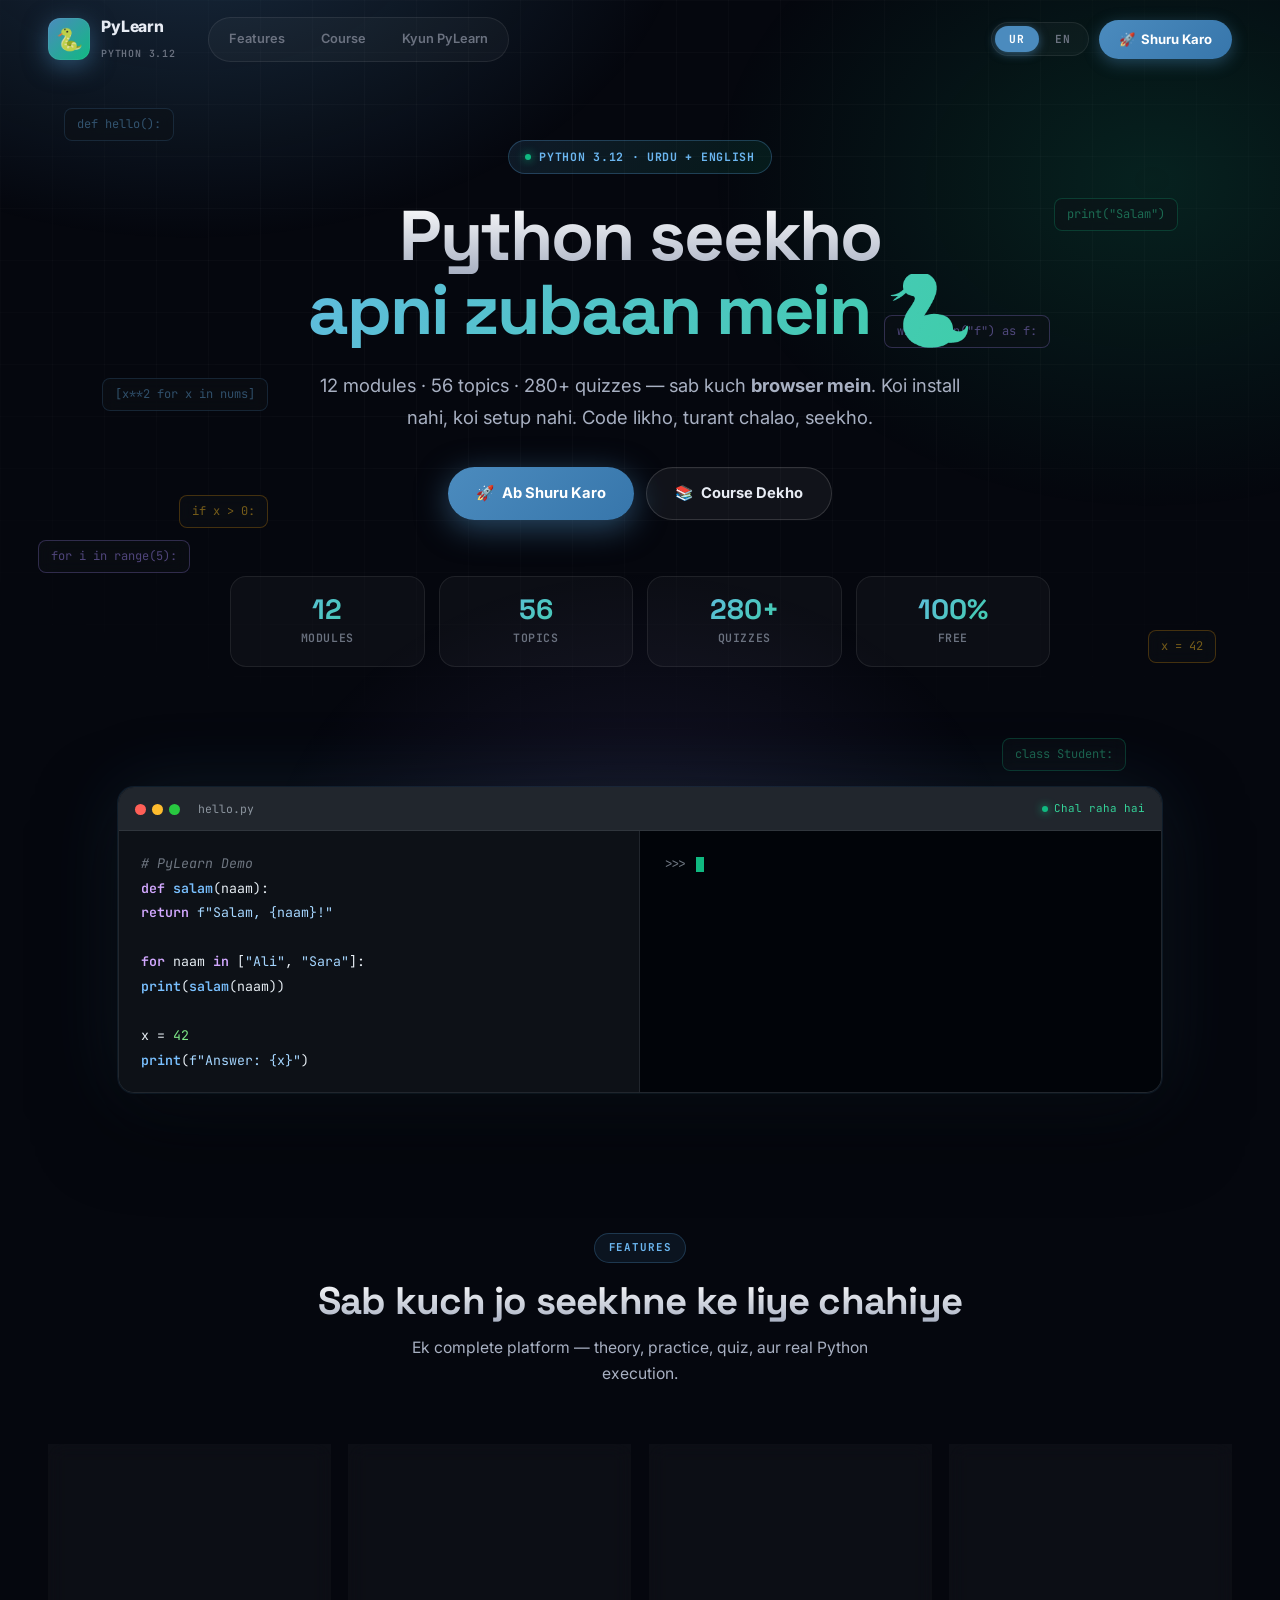
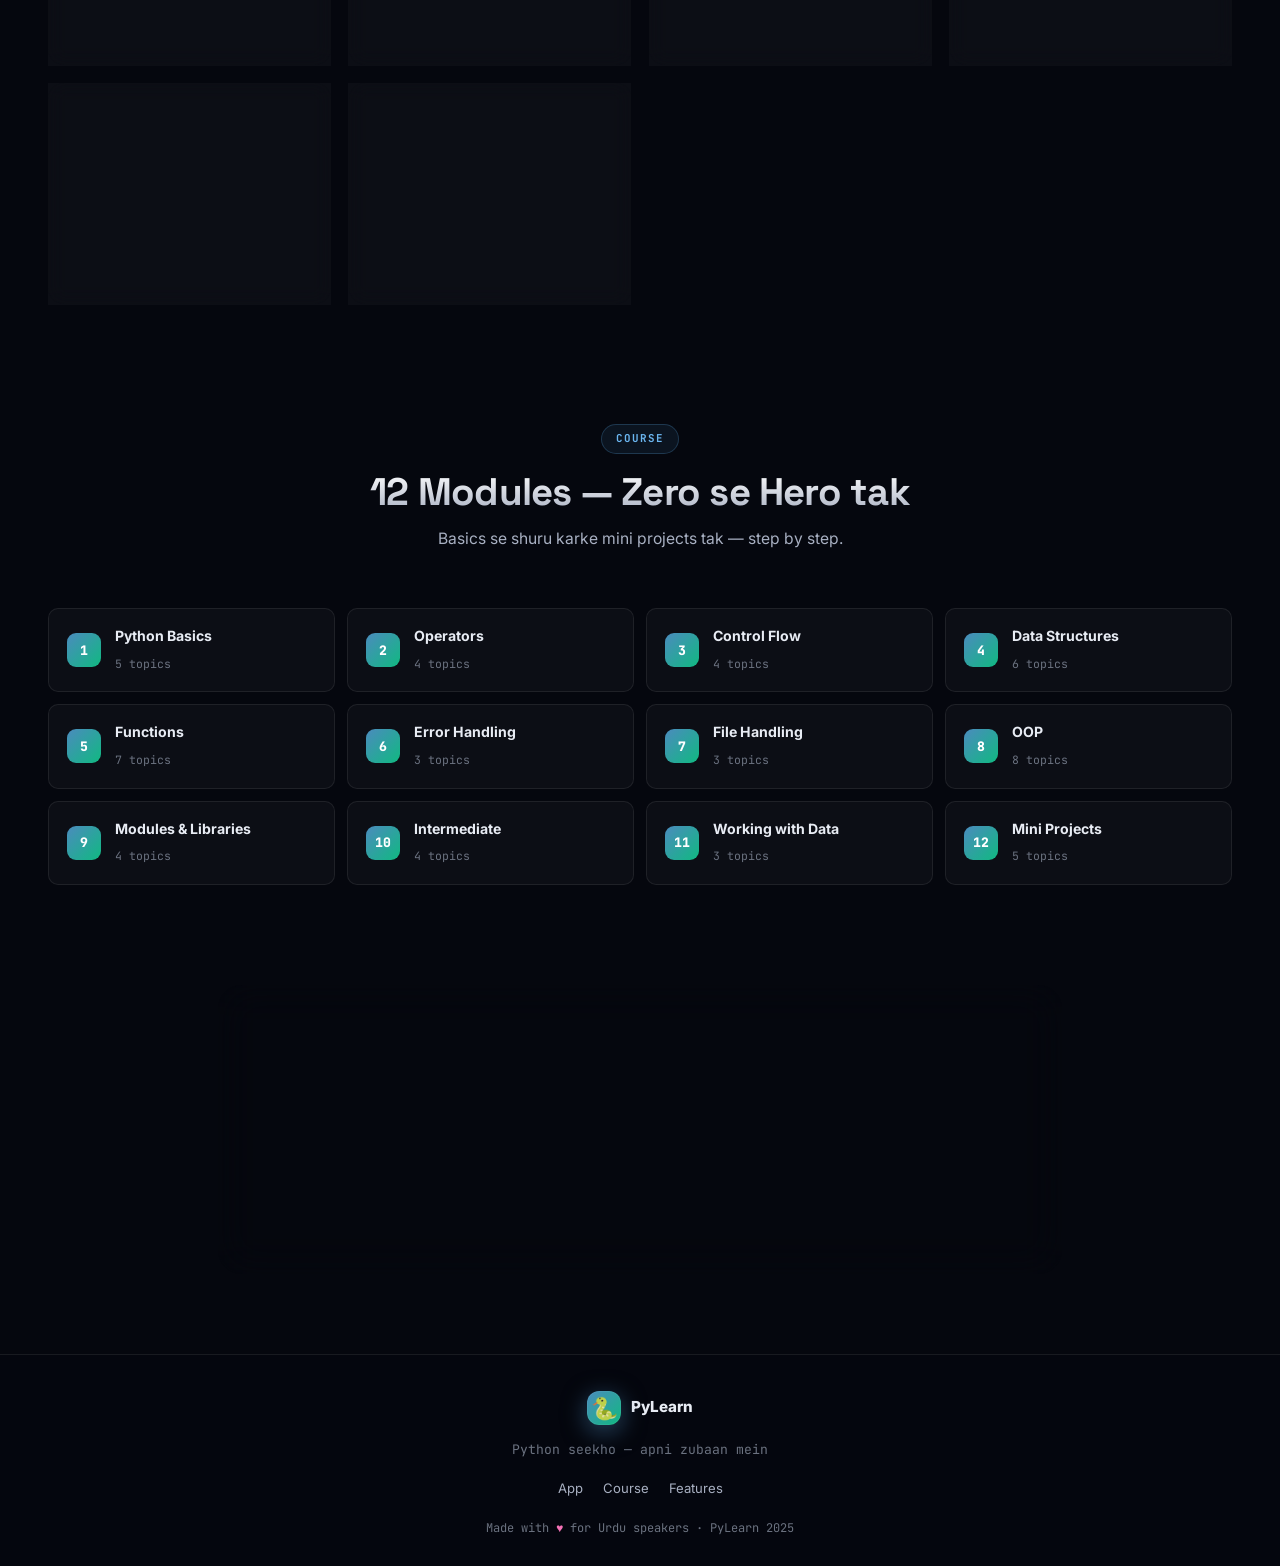
<file: index.html>
<!DOCTYPE html>
<html lang="en">
<head>
<meta charset="UTF-8" />
<meta name="viewport" content="width=device-width, initial-scale=1.0" />
<title>PyLearn — Python Seekho, Urdu Mein 🐍</title>
<link rel="preconnect" href="https://fonts.googleapis.com">
<link href="https://fonts.googleapis.com/css2?family=Inter:wght@400;500;600;700;800;900&family=JetBrains+Mono:wght@400;500;600;700&family=Space+Grotesk:wght@500;600;700&display=swap" rel="stylesheet">
<link rel="icon" type="image/png" href="assets/images/favicon.png?v=2" />

<style>
:root{
  --py-blue:#4B8BBE;
  --py-blue-glow:#6BB6F0;
  --py-blue-dark:#3776AB;
  --py-green:#10B981;
  --py-green-glow:#34D399;
  --py-green-dark:#059669;
  --py-amber:#F59E0B;
  --py-amber-glow:#FBBF24;
  --py-purple:#A78BFA;
  --py-pink:#F472B6;
  --bg:#05070E;
  --bg-2:#080B14;
  --panel:rgba(255,255,255,.03);
  --panel-2:rgba(255,255,255,.06);
  --border:rgba(255,255,255,.08);
  --border-2:rgba(255,255,255,.14);
  --text:#E8ECF4;
  --text-soft:#A8B0C2;
  --text-mute:#6B7280;
  --code-bg:#0D1117;
  --code-border:#21262D;
  --code-text:#E6EDF3;
  --code-comment:#6E7681;
  --code-keyword:#D2A8FF;
  --code-string:#A5D6FF;
  --code-function:#79C0FF;
  --code-num:#7EE787;
  --radius:16px;
  --radius-sm:10px;
  --mono:'JetBrains Mono',ui-monospace,monospace;
  --sans:'Inter',-apple-system,'Segoe UI',sans-serif;
  --display:'Space Grotesk','Inter',sans-serif;
}

*{box-sizing:border-box;margin:0;padding:0;-webkit-tap-highlight-color:transparent;}

html{scroll-behavior:smooth;}

body.lang-ur [data-lang="en"]:not(.lang-btn){display:none !important;}
body.lang-en [data-lang="ur"]:not(.lang-btn){display:none !important;}
.lang-btn[data-lang]{display:inline-flex !important;}

body{
  font-family:var(--sans);
  color:var(--text);
  line-height:1.6;
  -webkit-font-smoothing:antialiased;
  min-height:100vh;
  background:var(--bg);
  overflow-x:hidden;
}

/* ═══════════════════════════════════════════
   ANIMATED BACKGROUND
   ═══════════════════════════════════════════ */
.bg-canvas{
  position:fixed;inset:0;z-index:0;pointer-events:none;
  overflow:hidden;
}
.bg-canvas::before{
  content:'';position:absolute;inset:0;
  background:
    radial-gradient(900px 600px at 15% -10%, rgba(75,139,190,.28), transparent 55%),
    radial-gradient(800px 600px at 90% 20%, rgba(16,185,129,.15), transparent 55%),
    radial-gradient(700px 600px at 50% 100%, rgba(167,139,250,.12), transparent 55%);
  animation:bgShift 20s ease-in-out infinite alternate;
}
@keyframes bgShift{
  0%{transform:scale(1) translate(0,0);}
  100%{transform:scale(1.1) translate(-2%,-2%);}
}

.grid-bg{
  position:absolute;inset:0;
  background-image:
    linear-gradient(rgba(255,255,255,.025) 1px, transparent 1px),
    linear-gradient(90deg, rgba(255,255,255,.025) 1px, transparent 1px);
  background-size:52px 52px;
  mask-image:radial-gradient(ellipse 80% 60% at 50% 30%, #000 40%, transparent 100%);
  -webkit-mask-image:radial-gradient(ellipse 80% 60% at 50% 30%, #000 40%, transparent 100%);
}

/* Floating code snippets */
.float-code{
  position:absolute;
  font-family:var(--mono);
  font-size:.75rem;
  color:rgba(107,182,240,.4);
  padding:6px 12px;
  background:rgba(13,17,23,.55);
  border:1px solid rgba(75,139,190,.2);
  border-radius:8px;
  backdrop-filter:blur(8px);
  white-space:nowrap;
  animation:float 12s ease-in-out infinite;
  pointer-events:none;
  user-select:none;
}
.float-code.g{color:rgba(52,211,153,.45);border-color:rgba(16,185,129,.25);}
.float-code.p{color:rgba(167,139,250,.45);border-color:rgba(167,139,250,.25);}
.float-code.a{color:rgba(251,191,36,.45);border-color:rgba(245,158,11,.25);}

@keyframes float{
  0%,100%{transform:translateY(0) rotate(0deg);}
  50%{transform:translateY(-22px) rotate(2deg);}
}

.fc-1{top:12%;left:5%;animation-delay:0s;}
.fc-2{top:22%;right:8%;animation-delay:-2s;}
.fc-3{top:60%;left:3%;animation-delay:-4s;}
.fc-4{top:70%;right:5%;animation-delay:-6s;}
.fc-5{top:42%;left:8%;animation-delay:-3s;}
.fc-6{top:82%;right:12%;animation-delay:-5s;}
.fc-7{top:35%;right:18%;animation-delay:-1s;}
.fc-8{top:55%;left:14%;animation-delay:-7s;}

@media (max-width:1100px){.float-code{display:none;}}

/* ═══════════════════════════════════════════
   HEADER
   ═══════════════════════════════════════════ */
.header{
  position:fixed;top:0;left:0;right:0;z-index:100;
  padding:14px 0;
  transition:all .3s;
}
.header.scrolled{
  background:rgba(5,7,14,.85);
  backdrop-filter:blur(20px);
  border-bottom:1px solid var(--border);
  padding:10px 0;
}
.header-inner{
  max-width:1240px;margin:0 auto;padding:0 28px;
  display:flex;align-items:center;gap:16px;
}
.brand{display:flex;align-items:center;gap:11px;text-decoration:none;color:var(--text);}
.brand-logo{
  width:42px;height:42px;border-radius:12px;
  background:linear-gradient(135deg,var(--py-blue),var(--py-green));
  display:grid;place-items:center;
  box-shadow:0 6px 24px rgba(75,139,190,.5), 0 0 0 1px rgba(255,255,255,.05) inset;
  position:relative;
  animation:logoPulse 4s ease-in-out infinite;
}
@keyframes logoPulse{
  0%,100%{box-shadow:0 6px 24px rgba(75,139,190,.5), 0 0 0 1px rgba(255,255,255,.05) inset;}
  50%{box-shadow:0 6px 32px rgba(75,139,190,.75), 0 0 0 1px rgba(255,255,255,.05) inset;}
}
.brand-logo .emoji-fallback{font-size:1.35rem;}
.brand-text strong{font-size:.98rem;font-weight:800;display:block;letter-spacing:-.01em;}
.brand-text small{font-size:.62rem;color:var(--text-mute);font-weight:600;font-family:var(--mono);letter-spacing:.08em;}

.nav-links{
  display:flex;gap:4px;margin-left:16px;
  padding:4px;
  background:rgba(255,255,255,.03);
  border:1px solid var(--border);
  border-radius:99px;
}
.nav-link{
  padding:7px 16px;
  color:var(--text-mute);
  text-decoration:none;
  font-size:.8rem;font-weight:600;
  border-radius:99px;
  transition:all .18s;
  white-space:nowrap;
}
.nav-link:hover{color:var(--text);background:rgba(255,255,255,.05);}

.header-actions{margin-left:auto;display:flex;align-items:center;gap:10px;}

.lang-toggle{
  display:flex;gap:2px;padding:3px;
  background:var(--panel);
  border:1px solid var(--border);
  border-radius:99px;
}
.lang-btn{
  padding:6px 14px;border:none;background:transparent;
  color:var(--text-mute);font-family:var(--mono);
  font-size:.7rem;font-weight:700;border-radius:99px;
  cursor:pointer;transition:all .15s;
  letter-spacing:.08em;text-transform:uppercase;
}
.lang-btn.active{background:var(--py-blue);color:#fff;box-shadow:0 2px 10px rgba(75,139,190,.55);}
.lang-btn:hover:not(.active){color:var(--text-soft);}

.cta-btn{
  padding:9px 20px;
  background:linear-gradient(135deg,var(--py-blue),var(--py-blue-dark));
  color:#fff;text-decoration:none;
  font-size:.82rem;font-weight:700;
  border-radius:99px;
  border:none;cursor:pointer;
  box-shadow:0 4px 16px rgba(75,139,190,.4);
  transition:all .2s;
  display:inline-flex;align-items:center;gap:6px;
}
.cta-btn:hover{
  transform:translateY(-1px);
  box-shadow:0 6px 22px rgba(75,139,190,.6);
}

@media (max-width:820px){
  .nav-links{display:none;}
  .header-inner{padding:0 16px;}
}

/* ═══════════════════════════════════════════
   HERO
   ═══════════════════════════════════════════ */
.hero{
  position:relative;z-index:1;
  max-width:1240px;margin:0 auto;
  padding:140px 28px 80px;
  text-align:center;
}

.hero-badge{
  display:inline-flex;align-items:center;gap:8px;
  padding:7px 16px;
  background:linear-gradient(135deg,rgba(75,139,190,.15),rgba(16,185,129,.1));
  border:1px solid rgba(75,139,190,.35);
  border-radius:99px;
  font-size:.72rem;font-weight:700;
  color:var(--py-blue-glow);
  letter-spacing:.06em;text-transform:uppercase;
  font-family:var(--mono);
  margin-bottom:26px;
  animation:fadeDown .8s ease both;
}
.hero-badge .dot{
  width:6px;height:6px;border-radius:50%;
  background:var(--py-green);
  box-shadow:0 0 10px var(--py-green);
  animation:dotPulse 1.5s ease-in-out infinite;
}
@keyframes dotPulse{0%,100%{opacity:1;}50%{opacity:.4;}}

@keyframes fadeDown{from{opacity:0;transform:translateY(-14px);}to{opacity:1;transform:translateY(0);}}
@keyframes fadeUp{from{opacity:0;transform:translateY(20px);}to{opacity:1;transform:translateY(0);}}

.hero h1{
  font-family:var(--display);
  font-size:clamp(2.2rem, 6vw, 4.4rem);
  font-weight:700;
  line-height:1.05;
  letter-spacing:-.03em;
  margin-bottom:22px;
  animation:fadeUp .8s ease .1s both;
}
.hero h1 .line-1{
  display:block;
  background:linear-gradient(180deg,#FFFFFF 0%,#A8B0C2 100%);
  -webkit-background-clip:text;-webkit-text-fill-color:transparent;
  background-clip:text;
}
.hero h1 .line-2{
  display:block;
  background:linear-gradient(120deg,#6BB6F0 0%,#34D399 50%,#A78BFA 100%);
  -webkit-background-clip:text;-webkit-text-fill-color:transparent;
  background-clip:text;
  background-size:200% auto;
  animation:gradShift 4s ease-in-out infinite alternate;
}
@keyframes gradShift{
  0%{background-position:0% center;}
  100%{background-position:100% center;}
}

.hero-sub{
  font-size:clamp(.98rem, 1.5vw, 1.15rem);
  color:var(--text-soft);
  max-width:640px;margin:0 auto 34px;
  line-height:1.7;
  animation:fadeUp .8s ease .2s both;
}

.hero-cta{
  display:flex;gap:12px;justify-content:center;flex-wrap:wrap;
  animation:fadeUp .8s ease .3s both;
  margin-bottom:56px;
}

.btn-hero{
  padding:14px 28px;
  font-size:.92rem;font-weight:700;
  border-radius:99px;
  border:none;cursor:pointer;
  display:inline-flex;align-items:center;gap:8px;
  transition:all .2s;
  text-decoration:none;
  font-family:var(--sans);
}
.btn-hero.primary{
  background:linear-gradient(135deg,var(--py-blue),var(--py-blue-dark));
  color:#fff;
  box-shadow:0 8px 32px rgba(75,139,190,.5);
}
.btn-hero.primary:hover{
  transform:translateY(-2px);
  box-shadow:0 12px 40px rgba(75,139,190,.7);
}
.btn-hero.secondary{
  background:rgba(255,255,255,.05);
  color:var(--text);
  border:1px solid var(--border-2);
  backdrop-filter:blur(10px);
}
.btn-hero.secondary:hover{
  background:rgba(255,255,255,.09);
  border-color:rgba(75,139,190,.5);
}

/* Hero stats */
.hero-stats{
  display:grid;
  grid-template-columns:repeat(4, 1fr);
  gap:14px;
  max-width:820px;
  margin:0 auto;
  animation:fadeUp .8s ease .4s both;
}
.stat{
  padding:18px 14px;
  background:var(--panel);
  border:1px solid var(--border);
  border-radius:var(--radius);
  backdrop-filter:blur(10px);
  transition:all .25s;
}
.stat:hover{
  background:var(--panel-2);
  border-color:rgba(75,139,190,.4);
  transform:translateY(-3px);
}
.stat-num{
  font-family:var(--display);
  font-size:1.75rem;font-weight:700;
  background:linear-gradient(135deg,#6BB6F0,#34D399);
  -webkit-background-clip:text;-webkit-text-fill-color:transparent;
  background-clip:text;
  line-height:1;
  margin-bottom:6px;
}
.stat-label{
  font-size:.72rem;font-weight:600;
  color:var(--text-mute);
  text-transform:uppercase;
  letter-spacing:.05em;
  font-family:var(--mono);
}

@media (max-width:640px){
  .hero{padding:110px 18px 50px;}
  .hero-stats{grid-template-columns:repeat(2,1fr);}
  .btn-hero{padding:12px 22px;font-size:.85rem;}
}

/* ═══════════════════════════════════════════
   CODE PREVIEW
   ═══════════════════════════════════════════ */
.preview-section{
  position:relative;z-index:1;
  max-width:1100px;margin:0 auto;
  padding:40px 28px 80px;
}

.preview-window{
  background:var(--code-bg);
  border:1px solid var(--code-border);
  border-radius:var(--radius);
  overflow:hidden;
  box-shadow:
    0 30px 80px rgba(0,0,0,.5),
    0 0 0 1px rgba(75,139,190,.15),
    0 0 80px rgba(75,139,190,.15);
  animation:fadeUp .8s ease .5s both;
  transform:perspective(1200px) rotateX(2deg);
  transition:transform .5s;
}
.preview-window:hover{transform:perspective(1200px) rotateX(0deg);}

.preview-header{
  display:flex;align-items:center;gap:8px;
  padding:12px 16px;
  background:var(--code-border);
  border-bottom:1px solid #30363D;
}
.preview-dots{display:flex;gap:6px;}
.preview-dots span{
  width:11px;height:11px;border-radius:50%;
}
.preview-dots span:nth-child(1){background:#FF5F57;}
.preview-dots span:nth-child(2){background:#FEBC2E;}
.preview-dots span:nth-child(3){background:#28C840;}
.preview-title{
  margin-left:10px;
  font-family:var(--mono);
  font-size:.72rem;
  color:#8B949E;
}
.preview-status{
  margin-left:auto;
  font-family:var(--mono);
  font-size:.68rem;
  color:var(--py-green-glow);
  display:flex;align-items:center;gap:6px;
}
.preview-status::before{
  content:'';
  width:6px;height:6px;border-radius:50%;
  background:var(--py-green);
  box-shadow:0 0 8px var(--py-green);
}

.preview-body{
  display:grid;
  grid-template-columns:1fr 1fr;
}
.preview-code, .preview-output{
  padding:20px 22px;
  font-family:var(--mono);
  font-size:.83rem;
  line-height:1.85;
  min-height:220px;
}
.preview-code{
  border-right:1px solid var(--code-border);
  background:var(--code-bg);
  color:var(--code-text);
}
.preview-output{
  background:#010409;
  color:var(--code-num);
}
.preview-output .prompt{color:#6E7681;}

.tok-kw{color:var(--code-keyword);font-weight:600;}
.tok-str{color:var(--code-string);}
.tok-fn{color:var(--code-function);font-weight:600;}
.tok-num{color:var(--code-num);}
.tok-cm{color:var(--code-comment);font-style:italic;}

.cursor{
  display:inline-block;
  width:8px;height:15px;
  background:var(--py-green);
  vertical-align:middle;
  margin-left:2px;
  animation:blink 1s step-end infinite;
}
@keyframes blink{0%,100%{opacity:1;}50%{opacity:0;}}

@media (max-width:720px){
  .preview-body{grid-template-columns:1fr;}
  .preview-code{border-right:none;border-bottom:1px solid var(--code-border);}
  .preview-code, .preview-output{padding:16px 18px;font-size:.76rem;}
}

/* ═══════════════════════════════════════════
   FEATURES
   ═══════════════════════════════════════════ */
.features{
  position:relative;z-index:1;
  max-width:1240px;margin:0 auto;
  padding:60px 28px;
}

.section-head{
  text-align:center;
  margin-bottom:56px;
}
.section-tag{
  display:inline-block;
  padding:5px 14px;
  background:rgba(75,139,190,.1);
  border:1px solid rgba(75,139,190,.3);
  border-radius:99px;
  font-family:var(--mono);
  font-size:.68rem;font-weight:700;
  color:var(--py-blue-glow);
  text-transform:uppercase;
  letter-spacing:.08em;
  margin-bottom:16px;
}
.section-head h2{
  font-family:var(--display);
  font-size:clamp(1.6rem, 3.5vw, 2.4rem);
  font-weight:700;
  letter-spacing:-.02em;
  line-height:1.15;
  margin-bottom:12px;
  background:linear-gradient(180deg,#FFFFFF,#A8B0C2);
  -webkit-background-clip:text;-webkit-text-fill-color:transparent;
  background-clip:text;
}
.section-head p{
  color:var(--text-soft);
  font-size:.98rem;
  max-width:520px;
  margin:0 auto;
  line-height:1.7;
}

.features-grid{
  display:grid;
  grid-template-columns:repeat(auto-fit, minmax(260px, 1fr));
  gap:18px;
}

.feature-card{
  padding:26px 24px;
  background:var(--panel);
  border:1px solid var(--border);
  border-radius:var(--radius);
  transition:all .3s;
  position:relative;
  overflow:hidden;
  backdrop-filter:blur(10px);
}
.feature-card::before{
  content:'';
  position:absolute;
  top:0;left:0;right:0;height:1px;
  background:linear-gradient(90deg,transparent,rgba(75,139,190,.5),transparent);
  opacity:0;
  transition:opacity .3s;
}
.feature-card:hover{
  transform:translateY(-5px);
  border-color:rgba(75,139,190,.4);
  background:var(--panel-2);
  box-shadow:0 20px 50px rgba(0,0,0,.4);
}
.feature-card:hover::before{opacity:1;}

.feature-icon{
  width:48px;height:48px;
  border-radius:12px;
  display:grid;place-items:center;
  font-size:1.4rem;
  margin-bottom:16px;
  border:1px solid;
  position:relative;
}
.feature-icon.blue{
  background:linear-gradient(135deg,rgba(75,139,190,.2),rgba(75,139,190,.05));
  border-color:rgba(75,139,190,.4);
}
.feature-icon.green{
  background:linear-gradient(135deg,rgba(16,185,129,.2),rgba(16,185,129,.05));
  border-color:rgba(16,185,129,.4);
}
.feature-icon.purple{
  background:linear-gradient(135deg,rgba(167,139,250,.2),rgba(167,139,250,.05));
  border-color:rgba(167,139,250,.4);
}
.feature-icon.amber{
  background:linear-gradient(135deg,rgba(245,158,11,.2),rgba(245,158,11,.05));
  border-color:rgba(245,158,11,.4);
}
.feature-icon.pink{
  background:linear-gradient(135deg,rgba(244,114,182,.2),rgba(244,114,182,.05));
  border-color:rgba(244,114,182,.4);
}
.feature-icon.cyan{
  background:linear-gradient(135deg,rgba(107,182,240,.2),rgba(107,182,240,.05));
  border-color:rgba(107,182,240,.4);
}

.feature-card h3{
  font-size:1.05rem;
  font-weight:700;
  margin-bottom:8px;
  color:var(--text);
  font-family:var(--display);
}
.feature-card p{
  font-size:.86rem;
  color:var(--text-soft);
  line-height:1.65;
}

/* ═══════════════════════════════════════════
   CURRICULUM PREVIEW
   ═══════════════════════════════════════════ */
.curriculum{
  position:relative;z-index:1;
  max-width:1240px;margin:0 auto;
  padding:60px 28px;
}

.curr-grid{
  display:grid;
  grid-template-columns:repeat(auto-fit, minmax(240px, 1fr));
  gap:12px;
}
.curr-item{
  padding:16px 18px;
  background:var(--panel);
  border:1px solid var(--border);
  border-radius:var(--radius-sm);
  display:flex;align-items:center;gap:14px;
  transition:all .2s;
  cursor:default;
}
.curr-item:hover{
  background:var(--panel-2);
  border-color:rgba(75,139,190,.4);
  transform:translateX(3px);
}
.curr-num{
  width:34px;height:34px;flex-shrink:0;
  border-radius:9px;
  background:linear-gradient(135deg,var(--py-blue),var(--py-green));
  color:#fff;
  display:grid;place-items:center;
  font-family:var(--mono);
  font-weight:800;
  font-size:.82rem;
}
.curr-info h4{
  font-size:.88rem;
  font-weight:700;
  color:var(--text);
  margin-bottom:2px;
}
.curr-info small{
  font-size:.72rem;
  color:var(--text-mute);
  font-family:var(--mono);
}

/* ═══════════════════════════════════════════
   CTA SECTION
   ═══════════════════════════════════════════ */
.final-cta{
  position:relative;z-index:1;
  max-width:900px;margin:40px auto 80px;
  padding:0 28px;
}
.cta-box{
  position:relative;
  padding:60px 40px;
  border-radius:24px;
  background:linear-gradient(135deg, rgba(75,139,190,.18), rgba(16,185,129,.12), rgba(167,139,250,.1));
  border:1px solid rgba(75,139,190,.35);
  text-align:center;
  overflow:hidden;
  backdrop-filter:blur(20px);
}
.cta-box::before{
  content:'';
  position:absolute;
  top:-50%;left:-50%;
  width:200%;height:200%;
  background:conic-gradient(from 0deg, transparent, rgba(75,139,190,.15), transparent, rgba(16,185,129,.15), transparent);
  animation:rotate 20s linear infinite;
  z-index:0;
}
@keyframes rotate{to{transform:rotate(360deg);}}

.cta-box > *{position:relative;z-index:1;}

.cta-box h2{
  font-family:var(--display);
  font-size:clamp(1.5rem, 3vw, 2.2rem);
  font-weight:700;
  letter-spacing:-.02em;
  margin-bottom:14px;
  line-height:1.2;
  background:linear-gradient(180deg,#FFFFFF,#A8B0C2);
  -webkit-background-clip:text;-webkit-text-fill-color:transparent;
  background-clip:text;
}
.cta-box p{
  color:var(--text-soft);
  font-size:.98rem;
  margin-bottom:28px;
  max-width:480px;
  margin-left:auto;margin-right:auto;
}

.cta-box .btn-hero.primary{
  padding:16px 36px;
  font-size:1rem;
}

@media (max-width:640px){
  .cta-box{padding:40px 22px;}
  .features, .curriculum{padding:40px 18px;}
  .section-head{margin-bottom:36px;}
}

/* ═══════════════════════════════════════════
   FOOTER
   ═══════════════════════════════════════════ */
.footer{
  position:relative;z-index:1;
  border-top:1px solid var(--border);
  padding:36px 28px 28px;
  text-align:center;
  background:rgba(5,7,14,.5);
}
.footer-inner{
  max-width:1240px;margin:0 auto;
}
.footer-brand{
  display:flex;align-items:center;justify-content:center;gap:10px;
  margin-bottom:14px;
}
.footer-brand .brand-logo{width:34px;height:34px;animation:none;}
.footer-brand strong{font-size:.95rem;font-weight:800;}
.footer-tagline{
  color:var(--text-mute);
  font-size:.82rem;
  margin-bottom:18px;
  font-family:var(--mono);
}
.footer-links{
  display:flex;gap:20px;justify-content:center;flex-wrap:wrap;
  margin-bottom:20px;
}
.footer-links a{
  color:var(--text-soft);
  font-size:.82rem;
  text-decoration:none;
  transition:color .15s;
}
.footer-links a:hover{color:var(--py-blue-glow);}
.footer-copy{
  color:var(--text-mute);
  font-size:.75rem;
  font-family:var(--mono);
}
.footer-copy .heart{color:var(--py-pink);}

/* ═══════════════════════════════════════════
   SCROLL REVEAL
   ═══════════════════════════════════════════ */
.reveal{
  opacity:0;
  transform:translateY(30px);
  transition:opacity .8s ease, transform .8s ease;
}
.reveal.show{
  opacity:1;
  transform:translateY(0);
}

/* ═══════════════════════════════════════════
   SCROLLBAR
   ═══════════════════════════════════════════ */
::-webkit-scrollbar{width:10px;height:10px;}
::-webkit-scrollbar-track{background:var(--bg);}
::-webkit-scrollbar-thumb{
  background:linear-gradient(180deg,var(--py-blue),var(--py-green));
  border-radius:5px;
  border:2px solid var(--bg);
}
::-webkit-scrollbar-thumb:hover{background:var(--py-blue-glow);}

/* ═══════════════════════════════════════════
   MOBILE MENU
   ═══════════════════════════════════════════ */
@media (max-width:820px){
  .cta-btn{padding:7px 14px;font-size:.75rem;}
  .lang-btn{padding:5px 10px;font-size:.65rem;}
  .brand-text small{display:none;}
}
</style>
</head>

<body class="lang-ur">

<!-- ═══ ANIMATED BACKGROUND ═══ -->
<div class="bg-canvas">
  <div class="grid-bg"></div>

  <!-- Floating code snippets -->
  <div class="float-code fc-1">def hello():</div>
  <div class="float-code g fc-2">print("Salam")</div>
  <div class="float-code p fc-3">for i in range(5):</div>
  <div class="float-code a fc-4">x = 42</div>
  <div class="float-code fc-5">[x**2 for x in nums]</div>
  <div class="float-code g fc-6">class Student:</div>
  <div class="float-code p fc-7">with open("f") as f:</div>
  <div class="float-code a fc-8">if x > 0:</div>
</div>

<!-- ═══ HEADER ═══ -->
<header class="header" id="header">
  <div class="header-inner">
    <a class="brand" href="#top">
      <div class="brand-logo"><span class="emoji-fallback">🐍</span></div>
      <div class="brand-text">
        <strong>PyLearn</strong>
        <small>PYTHON 3.12</small>
      </div>
    </a>

    <nav class="nav-links">
      <a href="#features" class="nav-link"><span data-lang="ur">Features</span><span data-lang="en">Features</span></a>
      <a href="#curriculum" class="nav-link"><span data-lang="ur">Course</span><span data-lang="en">Course</span></a>
      <a href="#why" class="nav-link"><span data-lang="ur">Kyun PyLearn</span><span data-lang="en">Why PyLearn</span></a>
    </nav>

    <div class="header-actions">
      <div class="lang-toggle">
        <button class="lang-btn active" data-lang="ur">UR</button>
        <button class="lang-btn" data-lang="en">EN</button>
      </div>
      <a href="app.html" class="cta-btn">
        <span>🚀</span>
        <span data-lang="ur">Shuru Karo</span>
        <span data-lang="en">Start</span>
      </a>
    </div>
  </div>
</header>

<!-- ═══ HERO ═══ -->
<section class="hero" id="top">
  <div class="hero-badge">
    <span class="dot"></span>
    <span data-lang="ur">PYTHON 3.12 · URDU + ENGLISH</span>
    <span data-lang="en">PYTHON 3.12 · URDU + ENGLISH</span>
  </div>

  <h1>
    <span class="line-1" data-lang="ur">Python seekho</span>
    <span class="line-1" data-lang="en">Learn Python</span>
    <span class="line-2" data-lang="ur">apni zubaan mein 🐍</span>
    <span class="line-2" data-lang="en">in your own language 🐍</span>
  </h1>

  <p class="hero-sub" data-lang="ur">
    12 modules · 56 topics · 280+ quizzes — sab kuch <strong>browser mein</strong>. Koi install nahi, koi setup nahi. Code likho, turant chalao, seekho.
  </p>
  <p class="hero-sub" data-lang="en">
    12 modules · 56 topics · 280+ quizzes — all in your <strong>browser</strong>. No install, no setup. Write code, run instantly, learn.
  </p>

  <div class="hero-cta">
    <a href="app.html" class="btn-hero primary">
      <span>🚀</span>
      <span data-lang="ur">Ab Shuru Karo</span>
      <span data-lang="en">Start Learning Now</span>
    </a>
    <a href="#curriculum" class="btn-hero secondary">
      <span>📚</span>
      <span data-lang="ur">Course Dekho</span>
      <span data-lang="en">View Curriculum</span>
    </a>
  </div>

  <div class="hero-stats">
    <div class="stat">
      <div class="stat-num" data-count="12">0</div>
      <div class="stat-label"><span data-lang="ur">Modules</span><span data-lang="en">Modules</span></div>
    </div>
    <div class="stat">
      <div class="stat-num" data-count="56">0</div>
      <div class="stat-label"><span data-lang="ur">Topics</span><span data-lang="en">Topics</span></div>
    </div>
    <div class="stat">
      <div class="stat-num" data-count="280" data-suffix="+">0</div>
      <div class="stat-label"><span data-lang="ur">Quizzes</span><span data-lang="en">Quizzes</span></div>
    </div>
    <div class="stat">
      <div class="stat-num" data-count="100" data-suffix="%">0</div>
      <div class="stat-label"><span data-lang="ur">Free</span><span data-lang="en">Free</span></div>
    </div>
  </div>
</section>

<!-- ═══ CODE PREVIEW ═══ -->
<section class="preview-section">
  <div class="preview-window">
    <div class="preview-header">
      <div class="preview-dots"><span></span><span></span><span></span></div>
      <div class="preview-title">hello.py</div>
      <div class="preview-status">
        <span data-lang="ur">Chal raha hai</span>
        <span data-lang="en">Running</span>
      </div>
    </div>
    <div class="preview-body">
      <div class="preview-code" id="previewCode"></div>
      <div class="preview-output">
        <span class="prompt">&gt;&gt;&gt; </span><span id="previewOutput"></span><span class="cursor"></span>
      </div>
    </div>
  </div>
</section>

<!-- ═══ FEATURES ═══ -->
<section class="features" id="features">
  <div class="section-head reveal">
    <span class="section-tag"><span data-lang="ur">Features</span><span data-lang="en">Features</span></span>
    <h2>
      <span data-lang="ur">Sab kuch jo seekhne ke liye chahiye</span>
      <span data-lang="en">Everything you need to learn</span>
    </h2>
    <p>
      <span data-lang="ur">Ek complete platform — theory, practice, quiz, aur real Python execution.</span>
      <span data-lang="en">One complete platform — theory, practice, quiz, and real Python execution.</span>
    </p>
  </div>

  <div class="features-grid">
    <div class="feature-card reveal">
      <div class="feature-icon blue">📖</div>
      <h3><span data-lang="ur">Bilingual Content</span><span data-lang="en">Bilingual Content</span></h3>
      <p>
        <span data-lang="ur">Urdu aur English dono mein — apni pasand ki zubaan chuno, ek click pe switch karo.</span>
        <span data-lang="en">Both Urdu and English — pick your language, switch with one click.</span>
      </p>
    </div>

    <div class="feature-card reveal">
      <div class="feature-icon green">⚡</div>
      <h3><span data-lang="ur">Real Python, Browser Mein</span><span data-lang="en">Real Python, In Browser</span></h3>
      <p>
        <span data-lang="ur">Koi install nahi — Python seedha browser mein chalta hai. Code likho, Run dabao.</span>
        <span data-lang="en">No install — Python runs right in your browser. Write code, hit Run.</span>
      </p>
    </div>

    <div class="feature-card reveal">
      <div class="feature-icon purple">🧠</div>
      <h3><span data-lang="ur">280+ Quizzes</span><span data-lang="en">280+ Quizzes</span></h3>
      <p>
        <span data-lang="ur">Har topic ke baad quiz — turant feedback, samajh pakki karo.</span>
        <span data-lang="en">Quiz after every topic — instant feedback, lock in your understanding.</span>
      </p>
    </div>

    <div class="feature-card reveal">
      <div class="feature-icon amber">🎯</div>
      <h3><span data-lang="ur">Real-Life Examples</span><span data-lang="en">Real-Life Examples</span></h3>
      <p>
        <span data-lang="ur">Sirf syntax nahi — har concept ke saath real-world scenario.</span>
        <span data-lang="en">Not just syntax — real-world scenarios with every concept.</span>
      </p>
    </div>

    <div class="feature-card reveal">
      <div class="feature-icon pink">📊</div>
      <h3><span data-lang="ur">Progress Tracking</span><span data-lang="en">Progress Tracking</span></h3>
      <p>
        <span data-lang="ur">Kahan tak pohnche — automatic save hota hai. Kabhi bhool nahi jaoge.</span>
        <span data-lang="en">Your progress saves automatically. Never lose your place.</span>
      </p>
    </div>

    <div class="feature-card reveal">
      <div class="feature-icon cyan">🎁</div>
      <h3><span data-lang="ur">Free Hamesha</span><span data-lang="en">Free Forever</span></h3>
      <p>
        <span data-lang="ur">Koi sign-up nahi, koi payment nahi. Sirf seekhne pe focus karo.</span>
        <span data-lang="en">No sign-up, no payment. Just focus on learning.</span>
      </p>
    </div>
  </div>
</section>

<!-- ═══ CURRICULUM ═══ -->
<section class="curriculum" id="curriculum">
  <div class="section-head reveal">
    <span class="section-tag"><span data-lang="ur">Course</span><span data-lang="en">Curriculum</span></span>
    <h2>
      <span data-lang="ur">12 Modules — Zero se Hero tak</span>
      <span data-lang="en">12 Modules — Zero to Hero</span>
    </h2>
    <p>
      <span data-lang="ur">Basics se shuru karke mini projects tak — step by step.</span>
      <span data-lang="en">From basics to mini projects — step by step.</span>
    </p>
  </div>

  <div class="curr-grid" id="currGrid"></div>
</section>

<!-- ═══ FINAL CTA ═══ -->
<section class="final-cta" id="why">
  <div class="cta-box reveal">
    <h2>
      <span data-lang="ur">Aaj se Python developer bano 🚀</span>
      <span data-lang="en">Become a Python developer today 🚀</span>
    </h2>
    <p>
      <span data-lang="ur">Sirf 15 minute roz — aur 30 din mein Python aapki zubaan pe.</span>
      <span data-lang="en">Just 15 minutes a day — and in 30 days Python will be on your tongue.</span>
    </p>
    <a href="app.html" class="btn-hero primary">
      <span>🐍</span>
      <span data-lang="ur">Free Mein Shuru Karo</span>
      <span data-lang="en">Start Free Now</span>
    </a>
  </div>
</section>

<!-- ═══ FOOTER ═══ -->
<footer class="footer">
  <div class="footer-inner">
    <div class="footer-brand">
      <div class="brand-logo"><span class="emoji-fallback">🐍</span></div>
      <strong>PyLearn</strong>
    </div>
    <div class="footer-tagline">
      <span data-lang="ur">Python seekho — apni zubaan mein</span>
      <span data-lang="en">Learn Python — in your own language</span>
    </div>
    <div class="footer-links">
      <a href="app.html"><span data-lang="ur">App</span><span data-lang="en">App</span></a>
      <a href="#curriculum"><span data-lang="ur">Course</span><span data-lang="en">Course</span></a>
      <a href="#features"><span data-lang="ur">Features</span><span data-lang="en">Features</span></a>
    </div>
    <div class="footer-copy">
      Made with <span class="heart">♥</span> for Urdu speakers · PyLearn 2025
    </div>
  </div>
</footer>

<script>
/* ═══════════════════════════════════════════════════════
   LANGUAGE
   ═══════════════════════════════════════════════════════ */
const state = {
  lang: localStorage.getItem('pylearn.lang') || 'ur'
};

function setLanguage(lang){
  state.lang = lang;
  localStorage.setItem('pylearn.lang', lang);
  document.body.className = 'lang-' + lang;
  document.documentElement.lang = lang;
  document.querySelectorAll('.lang-btn').forEach(b => {
    b.classList.toggle('active', b.dataset.lang === lang);
  });
}

document.querySelectorAll('.lang-btn').forEach(btn => {
  btn.addEventListener('click', () => setLanguage(btn.dataset.lang));
});

/* ═══════════════════════════════════════════════════════
   HEADER SCROLL EFFECT
   ═══════════════════════════════════════════════════════ */
const header = document.getElementById('header');
window.addEventListener('scroll', () => {
  header.classList.toggle('scrolled', window.scrollY > 20);
});

/* ═══════════════════════════════════════════════════════
   CODE PREVIEW TYPING ANIMATION
   ═══════════════════════════════════════════════════════ */
const codeLines = [
  '<span class="tok-cm"># PyLearn Demo</span>',
  '<span class="tok-kw">def</span> <span class="tok-fn">salam</span>(naam):',
  '    <span class="tok-kw">return</span> <span class="tok-str">f"Salam, {naam}!"</span>',
  '',
  '<span class="tok-kw">for</span> naam <span class="tok-kw">in</span> [<span class="tok-str">"Ali"</span>, <span class="tok-str">"Sara"</span>]:',
  '    <span class="tok-fn">print</span>(<span class="tok-fn">salam</span>(naam))',
  '',
  'x = <span class="tok-num">42</span>',
  '<span class="tok-fn">print</span>(<span class="tok-str">f"Answer: {x}"</span>)'
];

const outputLines = [
  'Salam, Ali!',
  'Salam, Sara!',
  'Answer: 42'
];

const previewCode = document.getElementById('previewCode');
const previewOutput = document.getElementById('previewOutput');

function renderCodePreview(){
  previewCode.innerHTML = '';
  codeLines.forEach((line, i) => {
    const div = document.createElement('div');
    div.innerHTML = line || '&nbsp;';
    div.style.opacity = '0';
    div.style.transform = 'translateX(-8px)';
    div.style.transition = 'opacity .3s, transform .3s';
    previewCode.appendChild(div);
    setTimeout(() => {
      div.style.opacity = '1';
      div.style.transform = 'translateX(0)';
    }, 200 + i * 120);
  });

  // Output typing
  setTimeout(() => {
    let currentLine = 0;
    let currentChar = 0;
    previewOutput.textContent = '';

    function type(){
      if (currentLine >= outputLines.length){
        return;
      }
      const line = outputLines[currentLine];
      if (currentChar < line.length){
        previewOutput.textContent += line[currentChar];
        currentChar++;
        setTimeout(type, 45);
      } else {
        previewOutput.textContent += '\n';
        currentLine++;
        currentChar = 0;
        setTimeout(type, 350);
      }
    }
    type();
  }, 1800);
}

/* ═══════════════════════════════════════════════════════
   COUNTER ANIMATION
   ═══════════════════════════════════════════════════════ */
function animateCounters(){
  document.querySelectorAll('[data-count]').forEach(el => {
    const target = parseInt(el.dataset.count);
    const suffix = el.dataset.suffix || '';
    const duration = 1600;
    const start = performance.now();

    function tick(now){
      const elapsed = now - start;
      const progress = Math.min(elapsed / duration, 1);
      const eased = 1 - Math.pow(1 - progress, 3);
      const value = Math.round(target * eased);
      el.textContent = value + suffix;
      if (progress < 1) requestAnimationFrame(tick);
      else el.textContent = target + suffix;
    }
    requestAnimationFrame(tick);
  });
}

/* ═══════════════════════════════════════════════════════
   SCROLL REVEAL
   ═══════════════════════════════════════════════════════ */
function initReveal(){
  const observer = new IntersectionObserver((entries) => {
    entries.forEach(entry => {
      if (entry.isIntersecting){
        entry.target.classList.add('show');
        observer.unobserve(entry.target);
      }
    });
  }, { threshold: 0.12 });

  document.querySelectorAll('.reveal').forEach(el => observer.observe(el));
}

/* ═══════════════════════════════════════════════════════
   CURRICULUM GRID
   ═══════════════════════════════════════════════════════ */
const MODULES = [
  { num: 1,  name: { ur: 'Python Basics',          en: 'Python Basics' },          topics: 5 },
  { num: 2,  name: { ur: 'Operators',              en: 'Operators' },              topics: 4 },
  { num: 3,  name: { ur: 'Control Flow',           en: 'Control Flow' },           topics: 4 },
  { num: 4,  name: { ur: 'Data Structures',        en: 'Data Structures' },        topics: 6 },
  { num: 5,  name: { ur: 'Functions',              en: 'Functions' },              topics: 7 },
  { num: 6,  name: { ur: 'Error Handling',         en: 'Error Handling' },         topics: 3 },
  { num: 7,  name: { ur: 'File Handling',          en: 'File Handling' },          topics: 3 },
  { num: 8,  name: { ur: 'OOP',                    en: 'OOP' },                    topics: 8 },
  { num: 9,  name: { ur: 'Modules & Libraries',    en: 'Modules & Libraries' },    topics: 4 },
  { num: 10, name: { ur: 'Intermediate',           en: 'Intermediate' },           topics: 4 },
  { num: 11, name: { ur: 'Working with Data',      en: 'Working with Data' },      topics: 3 },
  { num: 12, name: { ur: 'Mini Projects',          en: 'Mini Projects' },          topics: 5 }
];

function renderCurriculum(){
  const grid = document.getElementById('currGrid');
  grid.innerHTML = '';
  MODULES.forEach((m, i) => {
    const div = document.createElement('div');
    div.className = 'curr-item reveal';
    div.style.transitionDelay = (i * 0.04) + 's';
    div.innerHTML = `
      <div class="curr-num">${m.num}</div>
      <div class="curr-info">
        <h4 data-lang="ur">${m.name.ur}</h4>
        <h4 data-lang="en">${m.name.en}</h4>
        <small>${m.topics} topics</small>
      </div>
    `;
    grid.appendChild(div);
  });
}

/* ═══════════════════════════════════════════════════════
   INIT
   ═══════════════════════════════════════════════════════ */
document.addEventListener('DOMContentLoaded', () => {
  setLanguage(state.lang);
  renderCurriculum();
  renderCodePreview();
  animateCounters();
  initReveal();
});
</script>

</body>
</html>
</file>
